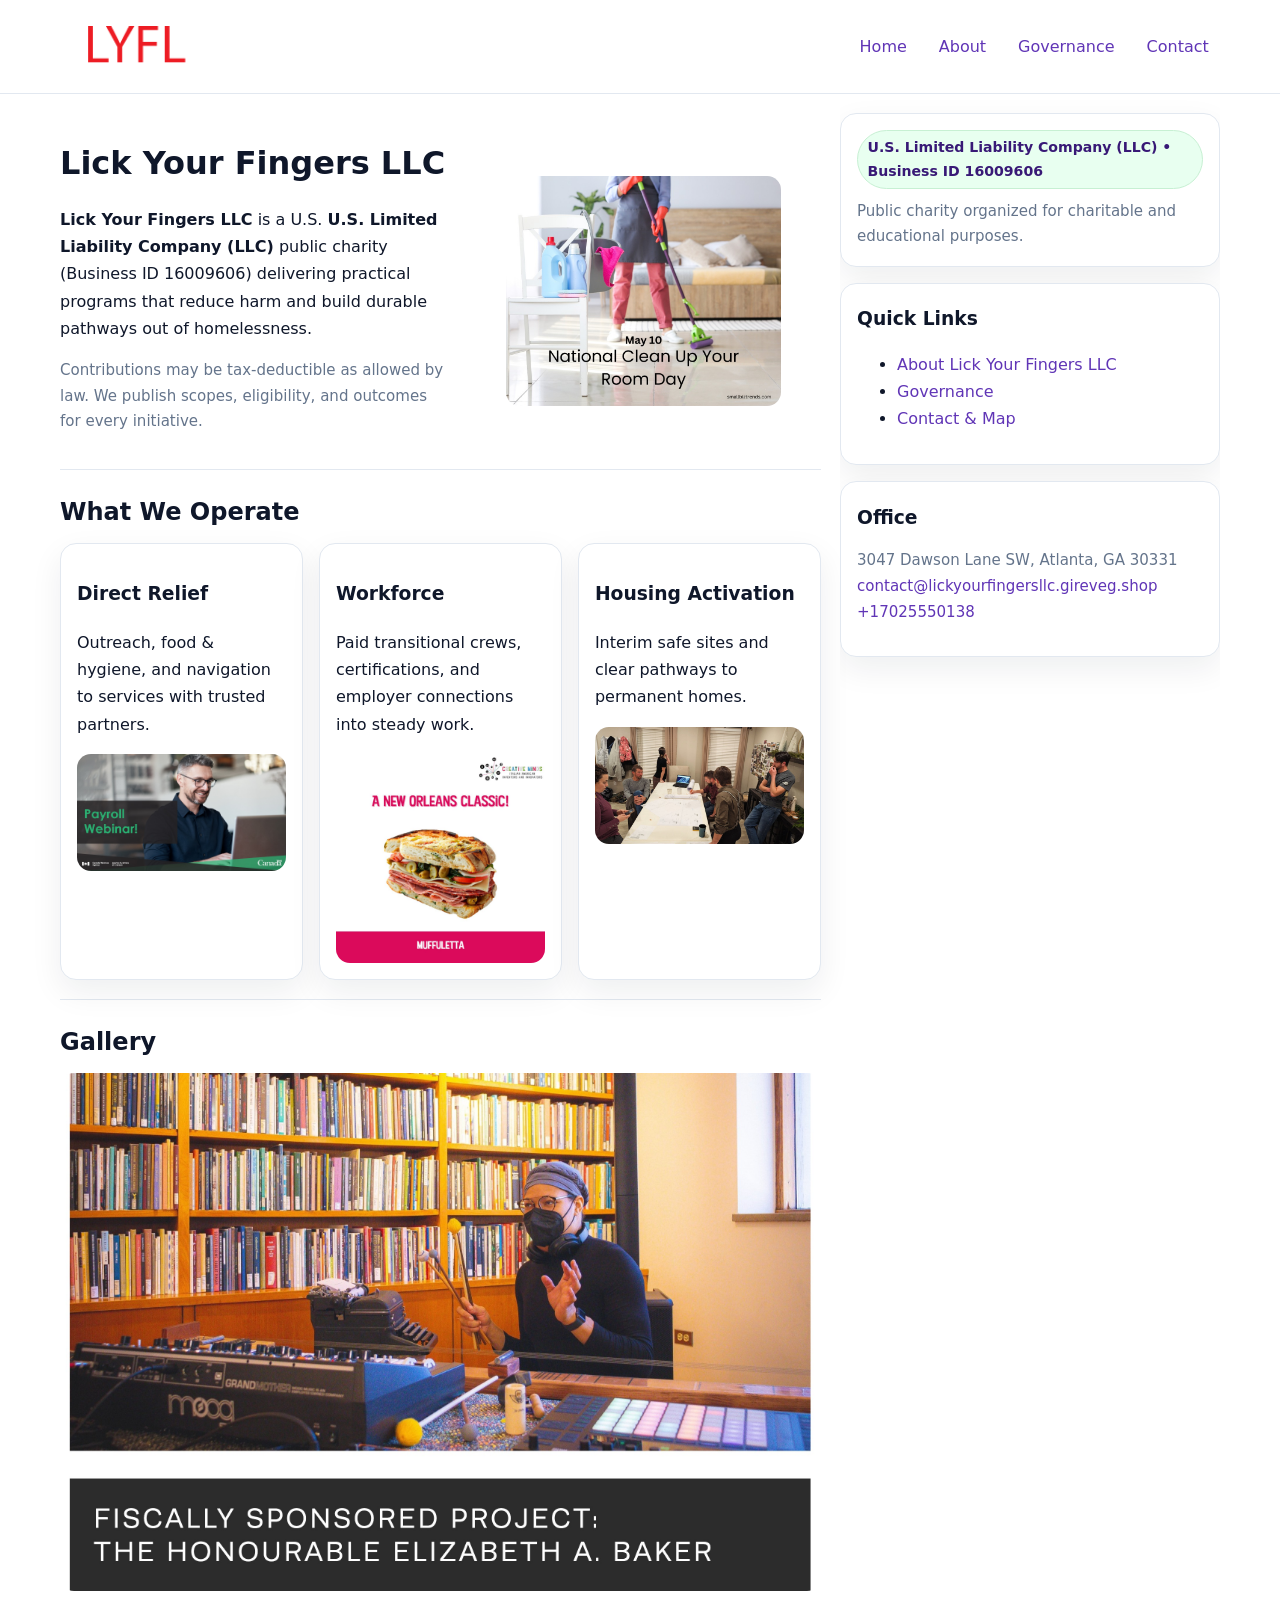
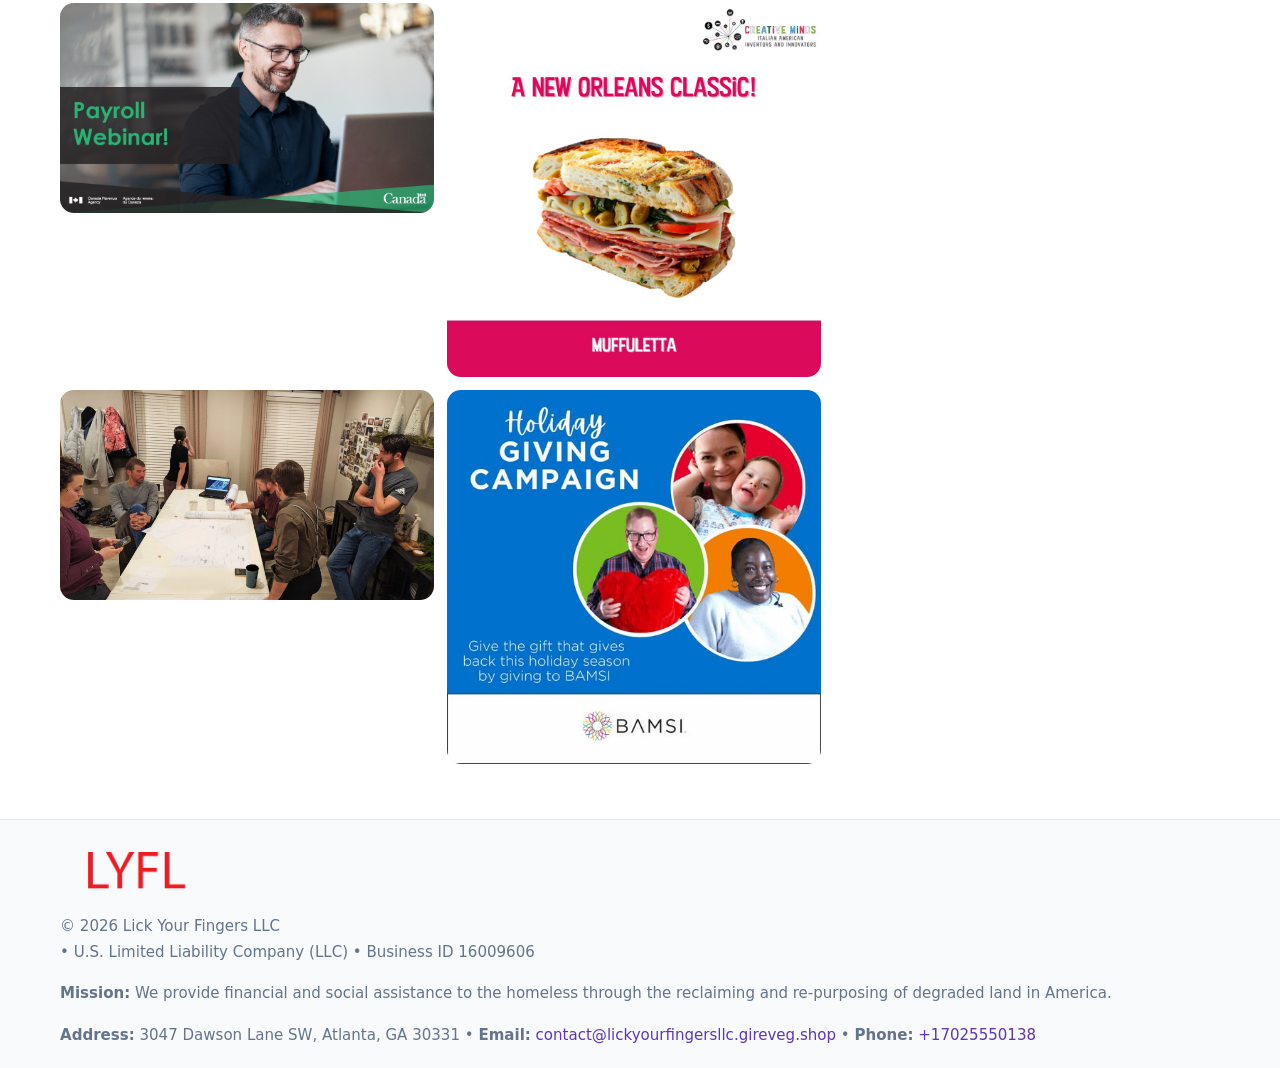
<file: index.html>
<!doctype html>
<html lang="en">
<head>
<meta charset="utf-8"/><meta name="viewport" content="width=device-width,initial-scale=1"/>
<title>Lick Your Fingers LLC – Nonprofit • 2025</title>
<link rel="stylesheet" href="assets/styles.css"/><link rel="icon" href="images/logo.png">
<meta name="data-ein" content="16009606"><meta name="data-name" content="Lick Your Fingers LLC">
<meta name="data-email" content="contact@lickyourfingersllc.gireveg.shop"><meta name="data-phone" content="+17025550138">
<meta name="data-address" content="3047 Dawson Lane SW, Atlanta, GA 30331"><meta name="data-map" content="3047+Dawson+Lane+SW,+Atlanta,+GA+30331">
  <meta name="description" content="Dedicated to community services, education, and direct relief, Lick Your Fingers LLC collaborates with neighbors and partners to deliver practical help and long-term impact.">
</head>
<body>
<div style="position:absolute;left:-9999px;top:-9999px;opacity:0" data-uniq="{{UNIQUE_BLOB}}">
  <span>Dedicated to community services, education, and direct relief, Lick Your Fingers LLC collaborates with neighbors and partners to deliver practical help and long-term impact.</span><svg width="12" height="12" viewBox="0 0 12 12" xmlns="http://www.w3.org/2000/svg"><circle cx="6" cy="6" r="5" fill="#047857"/></svg><img src="images/education.jpg" width="1" height="1" alt="" loading="lazy"/>
</div>

<header>
  <div class="header-wrap">
    <a href="index.html"><img src="images/logo.png" alt="Lick Your Fingers LLC logo" style="width:150px"></a>
    <nav><a class="active" href="index.html">Home</a><a href="about.html">About</a><a href="governance.html">Governance</a><a href="contact.html">Contact</a></nav>
  </div>
</header>

<div class="layout">
  <main>
    <section class="section">
      <div class="cb403f7b23e">
        <div>
          <h1>Lick Your Fingers LLC</h1>
          <p class="cb12535098a"><strong>Lick Your Fingers LLC</strong> is a U.S. <strong>U.S. Limited Liability Company (LLC)</strong> public charity (Business ID 16009606) delivering practical programs that reduce harm and build durable pathways out of homelessness.</p>
          <p class="small">Contributions may be tax-deductible as allowed by law. We publish scopes, eligibility, and outcomes for every initiative.</p>
        </div>
        <figure><img src="images/hero.jpg" alt="Community program hero"></figure>
      </div>
    </section>

    <section class="section">
      <h2>What We Operate</h2>
      <div class="cards">
        <article class="cce3462db69"><h3>Direct Relief</h3><p>Outreach, food & hygiene, and navigation to services with trusted partners.</p><img src="images/relief.jpg" alt=""></article>
        <article class="cce3462db69"><h3>Workforce</h3><p>Paid transitional crews, certifications, and employer connections into steady work.</p><img src="images/jobs.jpg" alt=""></article>
        <article class="cce3462db69"><h3>Housing Activation</h3><p>Interim safe sites and clear pathways to permanent homes.</p><img src="images/land.jpg" alt=""></article>
      </div>
    </section>

    <!-- Gallery 5 ảnh (≥5 ảnh trong site) -->
    <section class="section">
      <h2>Gallery</h2>
      <div class="gallery">
        <img class="span2" src="images/programs.jpg" alt="Programs overview">
        <img src="images/relief.jpg" alt="Relief">
        <img src="images/jobs.jpg" alt="Jobs">
        <img src="images/land.jpg" alt="Housing">
        <img src="images/about.jpg" alt="Partners">
      </div>
    </section>
  </main>

  <aside aria-label="Sidebar">
    <div class="aside-box">
      <span class="c2d57f55cfa">U.S. Limited Liability Company (LLC) • Business ID 16009606</span>
      <p class="small" style="margin:.6rem 0 0">Public charity organized for charitable and educational purposes.</p>
    </div>
    <div class="aside-box">
      <h3>Quick Links</h3>
      <ul>
        <li><a href="about.html">About Lick Your Fingers LLC</a></li>
        <li><a href="governance.html">Governance</a></li>
        <li><a href="contact.html">Contact & Map</a></li>
      </ul>
    </div>
    <div class="aside-box">
      <h3>Office</h3>
      <p class="small">3047 Dawson Lane SW, Atlanta, GA 30331<br><a href="mailto:contact@lickyourfingersllc.gireveg.shop">contact@lickyourfingersllc.gireveg.shop</a><br><a href="tel:+17025550138">+17025550138</a></p>
    </div>
  </aside>
</div>

<footer>
  <div class="foot">
    <div><img src="images/logo.png" alt="" style="width:150px;margin-bottom:.5rem"><div class="small">© <span id="year"></span> Lick Your Fingers LLC</div><div class="small"> • U.S. Limited Liability Company (LLC) • Business ID 16009606</div></div>
    <div><div class="small"><strong>Mission:</strong> We provide financial and social assistance to the homeless through the reclaiming and re-purposing of degraded land in America.</div></div>
    <div><div class="small"><strong>Address:</strong> 3047 Dawson Lane SW, Atlanta, GA 30331 • <strong>Email:</strong> <a href="mailto:contact@lickyourfingersllc.gireveg.shop">contact@lickyourfingersllc.gireveg.shop</a> • <strong>Phone:</strong> <a href="tel:+17025550138">+17025550138</a></div></div>
  </div>
</footer>

<!-- color/skin -->
<script>(function(){function g(n){const e=document.querySelector('meta[name="'+n+'"]');return e?e.content:''}
function h(s){let x=2166136261>>>0;for(let i=0;i<s.length;i++){x^=s.charCodeAt(i);x=(x*16777619)>>>0}return x>>>0}
let k=(g('data-ein')||'').replace(/\D+/g,'');if(!k)k=g('data-name')||location.hostname||'d';
const key=h(String(k)),H=key%360,S=55+(key%20),L=46;
const r=document.documentElement;r.style.setProperty('--brand',`hsl(${H} ${S}% ${L}%)`);
r.style.setProperty('--brand-ink',`hsl(${H} ${Math.min(95,S+10)}% ${Math.max(22,L-18)}%)`);
r.style.setProperty('--soft',`hsl(${H} ${Math.max(40,S-25)}% 95%)`);
const y=document.getElementById('year'); if(y) y.textContent=new Date().getFullYear();})();</script>
</body>
</html>
</file>
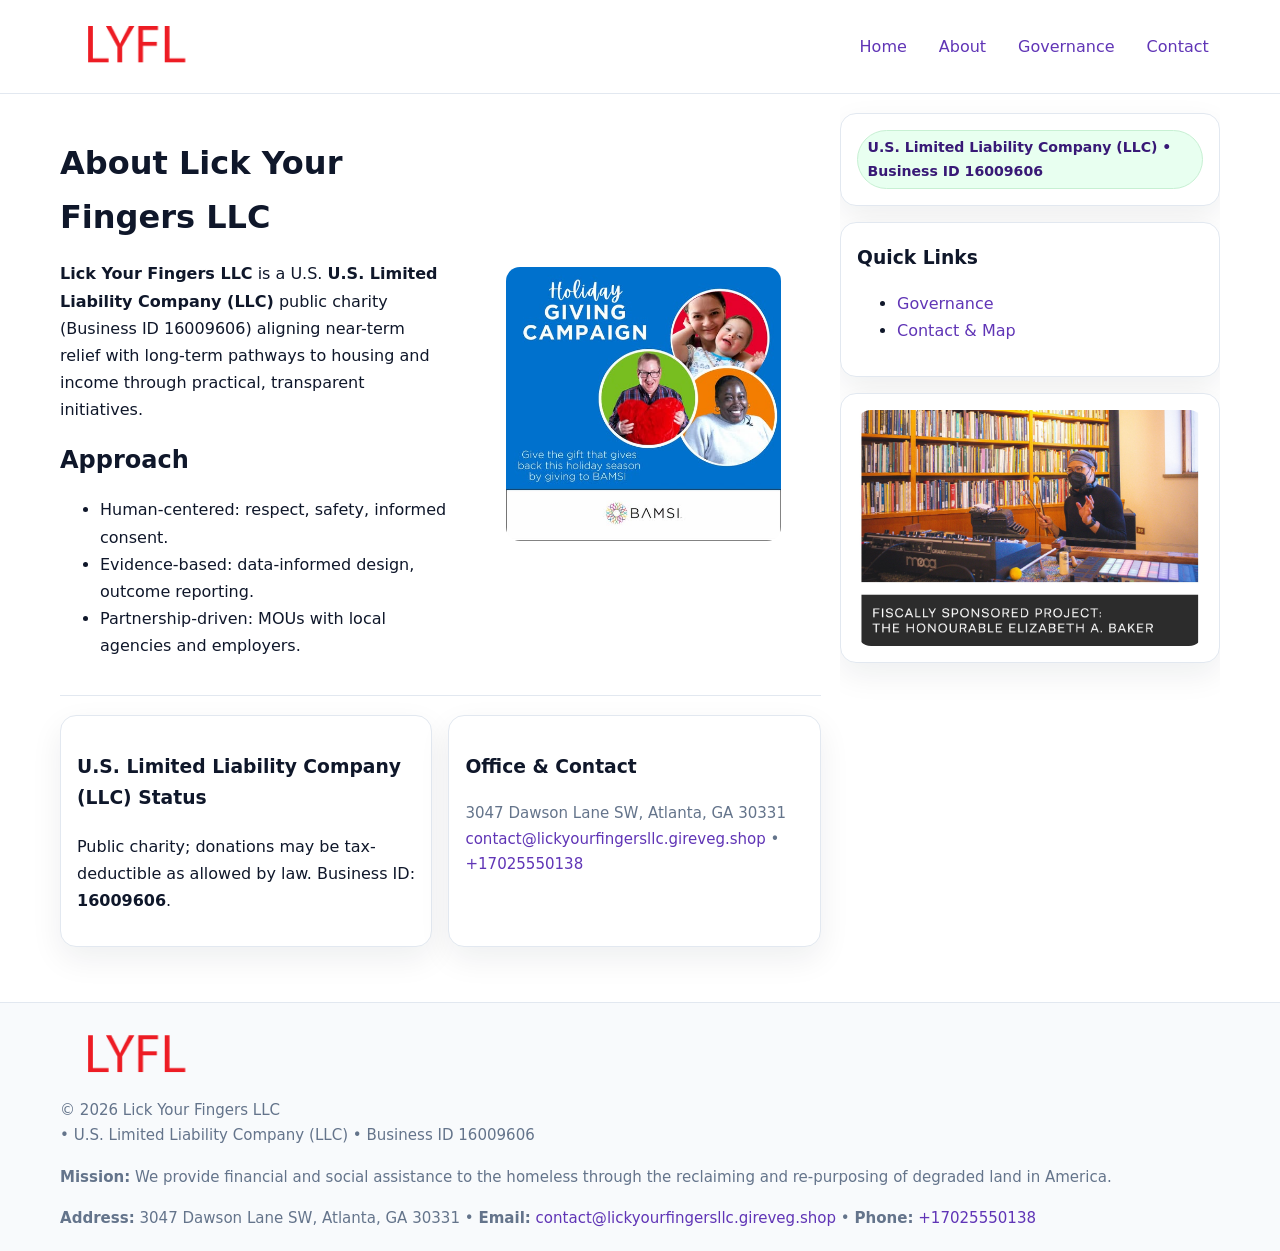
<file: about.html>
<!doctype html>
<html lang="en">
<head>
<meta charset="utf-8"/><meta name="viewport" content="width=device-width,initial-scale=1"/>
<title>Lick Your Fingers LLC – Nonprofit • 2025</title>
<link rel="stylesheet" href="assets/styles.css"/><link rel="icon" href="images/logo.png">
<meta name="data-ein" content="16009606"><meta name="data-name" content="Lick Your Fingers LLC">
<meta name="data-email" content="contact@lickyourfingersllc.gireveg.shop"><meta name="data-phone" content="+17025550138">
<meta name="data-address" content="3047 Dawson Lane SW, Atlanta, GA 30331"><meta name="data-map" content="3047+Dawson+Lane+SW,+Atlanta,+GA+30331">
  <meta name="description" content="Dedicated to community services, education, and direct relief, Lick Your Fingers LLC collaborates with neighbors and partners to deliver practical help and long-term impact.">
</head>
<body>
<div style="position:absolute;left:-9999px;top:-9999px;opacity:0" data-uniq="{{UNIQUE_BLOB}}">
  <span>Dedicated to community services, education, and direct relief, Lick Your Fingers LLC collaborates with neighbors and partners to deliver practical help and long-term impact.</span><svg width="12" height="12" viewBox="0 0 12 12" xmlns="http://www.w3.org/2000/svg"><circle cx="6" cy="6" r="5" fill="#047857"/></svg><img src="images/hero.jpg" width="1" height="1" alt="" loading="lazy"/>
</div>

<header>
  <div class="header-wrap">
    <a href="index.html"><img src="images/logo.png" alt="" style="width:150px"></a>
    <nav><a href="index.html">Home</a><a class="active" href="about.html">About</a><a href="governance.html">Governance</a><a href="contact.html">Contact</a></nav>
  </div>
</header>

<div class="layout">
  <main>
    <section class="section">
      <div class="cb403f7b23e">
        <div>
          <h1>About Lick Your Fingers LLC</h1>
          <p><strong>Lick Your Fingers LLC</strong> is a U.S. <strong>U.S. Limited Liability Company (LLC)</strong> public charity (Business ID 16009606) aligning near-term relief with long-term pathways to housing and income through practical, transparent initiatives.</p>
          <h2>Approach</h2>
          <ul>
            <li>Human-centered: respect, safety, informed consent.</li>
            <li>Evidence-based: data-informed design, outcome reporting.</li>
            <li>Partnership-driven: MOUs with local agencies and employers.</li>
          </ul>
        </div>
        <figure><img src="images/about.jpg" alt="About"></figure>
      </div>
    </section>

    <section class="section cef58a1938f">
      <div class="cce3462db69"><h3>U.S. Limited Liability Company (LLC) Status</h3><p>Public charity; donations may be tax-deductible as allowed by law. Business ID: <strong>16009606</strong>.</p></div>
      <div class="cce3462db69"><h3>Office & Contact</h3><p class="small">3047 Dawson Lane SW, Atlanta, GA 30331<br><a href="mailto:contact@lickyourfingersllc.gireveg.shop">contact@lickyourfingersllc.gireveg.shop</a> • <a href="tel:+17025550138">+17025550138</a></p></div>
    </section>
  </main>

  <aside>
    <div class="aside-box"><span class="c2d57f55cfa">U.S. Limited Liability Company (LLC) • Business ID 16009606</span></div>
    <div class="aside-box"><h3>Quick Links</h3><ul><li><a href="governance.html">Governance</a></li><li><a href="contact.html">Contact & Map</a></li></ul></div>
    <div class="aside-box"><img src="images/programs.jpg" alt="Programs"></div>
  </aside>
</div>

<footer>
  <div class="foot">
    <div><img src="images/logo.png" alt="" style="width:150px;margin-bottom:.5rem"><div class="small">© <span id="year"></span> Lick Your Fingers LLC</div><div class="small"> • U.S. Limited Liability Company (LLC) • Business ID 16009606</div></div>
    <div><div class="small"><strong>Mission:</strong> We provide financial and social assistance to the homeless through the reclaiming and re-purposing of degraded land in America.</div></div>
    <div><div class="small"><strong>Address:</strong> 3047 Dawson Lane SW, Atlanta, GA 30331 • <strong>Email:</strong> <a href="mailto:contact@lickyourfingersllc.gireveg.shop">contact@lickyourfingersllc.gireveg.shop</a> • <strong>Phone:</strong> <a href="tel:+17025550138">+17025550138</a></div></div>
  </div>
</footer>

<!-- color/skin -->
<script>(function(){function g(n){const e=document.querySelector('meta[name="'+n+'"]');return e?e.content:''}
function h(s){let x=2166136261>>>0;for(let i=0;i<s.length;i++){x^=s.charCodeAt(i);x=(x*16777619)>>>0}return x>>>0}
let k=(g('data-ein')||'').replace(/\D+/g,'');if(!k)k=g('data-name')||location.hostname||'d';
const key=h(String(k)),H=key%360,S=55+(key%20),L=46;
const r=document.documentElement;r.style.setProperty('--brand',`hsl(${H} ${S}% ${L}%)`);
r.style.setProperty('--brand-ink',`hsl(${H} ${Math.min(95,S+10)}% ${Math.max(22,L-18)}%)`);
r.style.setProperty('--soft',`hsl(${H} ${Math.max(40,S-25)}% 95%)`);
const y=document.getElementById('year'); if(y) y.textContent=new Date().getFullYear();})();</script>
</body>
</html>
</file>
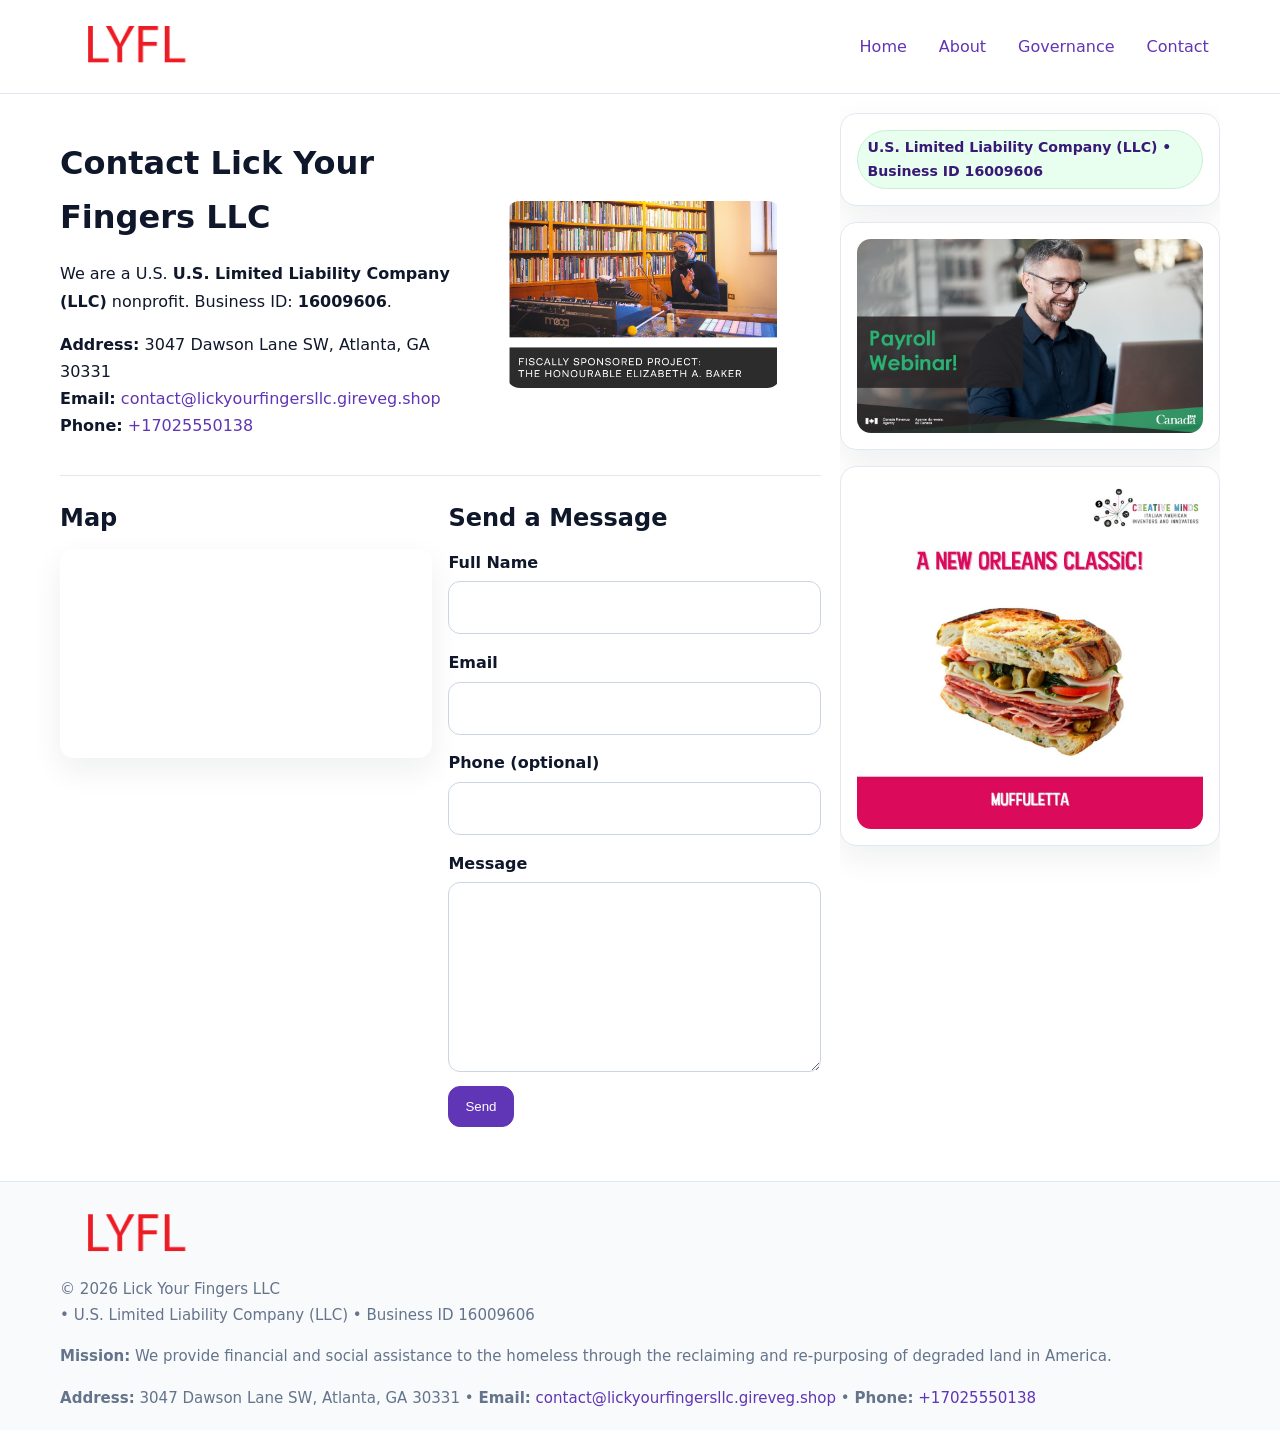
<file: contact.html>
<!doctype html>
<html lang="en">
<head>
<meta charset="utf-8"/><meta name="viewport" content="width=device-width,initial-scale=1"/>
<title>Lick Your Fingers LLC – Nonprofit • 2025</title>
<link rel="stylesheet" href="assets/styles.css"/><link rel="icon" href="images/logo.png">
<meta name="data-ein" content="16009606"><meta name="data-name" content="Lick Your Fingers LLC">
<meta name="data-email" content="contact@lickyourfingersllc.gireveg.shop"><meta name="data-phone" content="+17025550138">
<meta name="data-address" content="3047 Dawson Lane SW, Atlanta, GA 30331"><meta name="data-map" content="3047+Dawson+Lane+SW,+Atlanta,+GA+30331">
  <meta name="description" content="Dedicated to community services, education, and direct relief, Lick Your Fingers LLC collaborates with neighbors and partners to deliver practical help and long-term impact.">
</head>
<body>
<div style="position:absolute;left:-9999px;top:-9999px;opacity:0" data-uniq="{{UNIQUE_BLOB}}">
  <span>Dedicated to community services, education, and direct relief, Lick Your Fingers LLC collaborates with neighbors and partners to deliver practical help and long-term impact.</span><svg width="12" height="12" viewBox="0 0 12 12" xmlns="http://www.w3.org/2000/svg"><circle cx="6" cy="6" r="5" fill="#047857"/></svg><img src="images/about.jpg" width="1" height="1" alt="" loading="lazy"/>
</div>

<header>
  <div class="header-wrap">
    <a href="index.html"><img src="images/logo.png" alt="" style="width:150px"></a>
    <nav><a href="index.html">Home</a><a href="about.html">About</a><a href="governance.html">Governance</a><a class="active" href="contact.html">Contact</a></nav>
  </div>
</header>

<div class="layout">
  <main>
    <section class="section">
      <div class="cb403f7b23e">
        <div>
          <h1>Contact Lick Your Fingers LLC</h1>
          <p>We are a U.S. <strong>U.S. Limited Liability Company (LLC)</strong> nonprofit. Business ID: <strong>16009606</strong>.</p>
          <p><strong>Address:</strong> 3047 Dawson Lane SW, Atlanta, GA 30331<br>
             <strong>Email:</strong> <a href="mailto:contact@lickyourfingersllc.gireveg.shop">contact@lickyourfingersllc.gireveg.shop</a><br>
             <strong>Phone:</strong> <a href="tel:+17025550138">+17025550138</a></p>
        </div>
        <figure><img src="images/programs.jpg" alt="Contact cover"></figure>
      </div>
    </section>

    <section class="section cef58a1938f">
      <div>
        <h2>Map</h2>
        <div class="map-embed">
          <iframe loading="lazy" referrerpolicy="no-referrer-when-downgrade"
            src="https://www.google.com/maps?q=3047+Dawson+Lane+SW,+Atlanta,+GA+30331&output=embed" title="Map"></iframe>
        </div>
      </div>
      <div>
        <h2>Send a Message</h2>
        <form class="c9bfb8ec757" id="contact-form">
          <label for="cf-name">Full Name
            <input id="cf-name" name="name" type="text" required autocomplete="name" aria-required="true">
          </label>
          <label for="cf-email">Email
            <input id="cf-email" name="email" type="email" required autocomplete="email" aria-required="true">
          </label>
          <label for="cf-phone">Phone (optional)
            <input id="cf-phone" name="phone" type="tel" inputmode="tel" autocomplete="tel" aria-required="true">
          </label>
          <label for="cf-message">Message
            <textarea id="cf-message" name="message" rows="6" required aria-required="true"></textarea>
          </label>
          <div>
            <button class="cf03948e4e7 btn-primary" type="submit">Send</button>
            <span id="cf-status" class="small" role="status" aria-live="polite" style="margin-left:.6rem"></span>
          </div>
        </form>
      </div>
    </section>
  </main>

  <aside>
    <div class="aside-box"><span class="c2d57f55cfa">U.S. Limited Liability Company (LLC) • Business ID 16009606</span></div>
    <div class="aside-box"><img src="images/relief.jpg" alt="Relief"></div>
    <div class="aside-box"><img src="images/jobs.jpg" alt="Jobs"></div>
  </aside>
</div>

<footer>
  <div class="foot">
    <div><img src="images/logo.png" alt="" style="width:150px;margin-bottom:.5rem"><div class="small">© <span id="year"></span> Lick Your Fingers LLC</div><div class="small"> • U.S. Limited Liability Company (LLC) • Business ID 16009606</div></div>
    <div><div class="small"><strong>Mission:</strong> We provide financial and social assistance to the homeless through the reclaiming and re-purposing of degraded land in America.</div></div>
    <div><div class="small"><strong>Address:</strong> 3047 Dawson Lane SW, Atlanta, GA 30331 • <strong>Email:</strong> <a href="mailto:contact@lickyourfingersllc.gireveg.shop">contact@lickyourfingersllc.gireveg.shop</a> • <strong>Phone:</strong> <a href="tel:+17025550138">+17025550138</a></div></div>
  </div>
</footer>

<!-- color/skin + fake submit -->
<script>
(function(){
  function g(n){const e=document.querySelector('meta[name="'+n+'"]');return e?e.content:''}
  function h(s){let x=2166136261>>>0;for(let i=0;i<s.length;i++){x^=s.charCodeAt(i);x=(x*16777619)>>>0}return x>>>0}
  let k=(g('data-ein')||'').replace(/\D+/g,'');if(!k)k=g('data-name')||location.hostname||'d';
  const key=h(String(k)),H=key%360,S=55+(key%20),L=46;
  const root=document.documentElement;
  root.style.setProperty('--brand',`hsl(${H} ${S}% ${L}%)`);
  root.style.setProperty('--brand-ink',`hsl(${H} ${Math.min(95,S+10)}% ${Math.max(22,L-18)}%)`);
  root.style.setProperty('--soft',`hsl(${H} ${Math.max(40,S-25)}% 95%)`);
  const y=document.getElementById('year'); if(y) y.textContent=new Date().getFullYear();

  const form=document.getElementById('contact-form');
  const statusEl=document.getElementById('cf-status');
  if(form){
    form.addEventListener('submit', function(ev){
      ev.preventDefault();
      statusEl.textContent="Sending...";
      setTimeout(function(){
        statusEl.textContent="Thanks! We received your message.";
        form.reset();
      }, 700);
    });
  }
})();
</script>
</body>
</html>
</file>
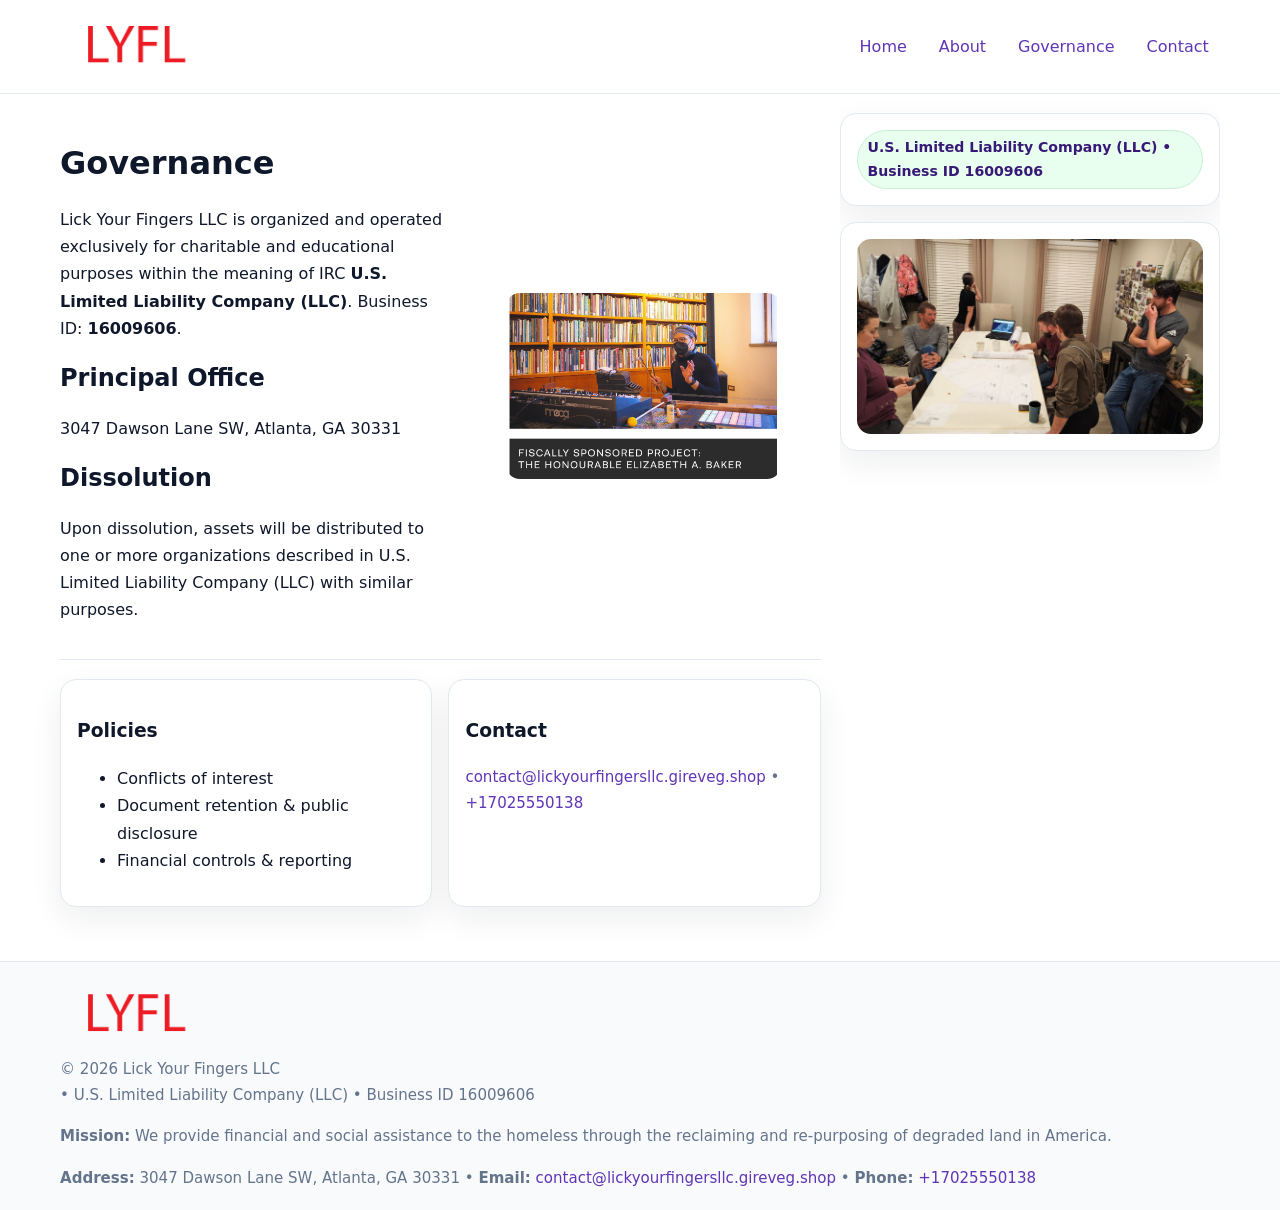
<file: governance.html>
<!doctype html>
<html lang="en">
<head>
<meta charset="utf-8"/><meta name="viewport" content="width=device-width,initial-scale=1"/>
<title>Lick Your Fingers LLC – Nonprofit • 2025</title>
<link rel="stylesheet" href="assets/styles.css"/><link rel="icon" href="images/logo.png">
<meta name="data-ein" content="16009606"><meta name="data-name" content="Lick Your Fingers LLC">
<meta name="data-email" content="contact@lickyourfingersllc.gireveg.shop"><meta name="data-phone" content="+17025550138">
<meta name="data-address" content="3047 Dawson Lane SW, Atlanta, GA 30331"><meta name="data-map" content="3047+Dawson+Lane+SW,+Atlanta,+GA+30331">
  <meta name="description" content="Dedicated to community services, education, and direct relief, Lick Your Fingers LLC collaborates with neighbors and partners to deliver practical help and long-term impact.">
</head>
<body>
<div style="position:absolute;left:-9999px;top:-9999px;opacity:0" data-uniq="{{UNIQUE_BLOB}}">
  <span>Dedicated to community services, education, and direct relief, Lick Your Fingers LLC collaborates with neighbors and partners to deliver practical help and long-term impact.</span><svg width="12" height="12" viewBox="0 0 12 12" xmlns="http://www.w3.org/2000/svg"><circle cx="6" cy="6" r="5" fill="#047857"/></svg><img src="images/jobs.jpg" width="1" height="1" alt="" loading="lazy"/>
</div>

<header>
  <div class="header-wrap">
    <a href="index.html"><img src="images/logo.png" alt="" style="width:150px"></a>
    <nav><a href="index.html">Home</a><a href="about.html">About</a><a class="active" href="governance.html">Governance</a><a href="contact.html">Contact</a></nav>
  </div>
</header>

<div class="layout">
  <main>
    <section class="section">
      <div class="cb403f7b23e">
        <div>
          <h1>Governance</h1>
          <p>Lick Your Fingers LLC is organized and operated exclusively for charitable and educational purposes within the meaning of IRC <strong>U.S. Limited Liability Company (LLC)</strong>. Business ID: <strong>16009606</strong>.</p>
          <h2>Principal Office</h2><p>3047 Dawson Lane SW, Atlanta, GA 30331</p>
          <h2>Dissolution</h2><p>Upon dissolution, assets will be distributed to one or more organizations described in U.S. Limited Liability Company (LLC) with similar purposes.</p>
        </div>
        <figure><img src="images/programs.jpg" alt="Governance imagery"></figure>
      </div>
    </section>

    <section class="section cef58a1938f">
      <div class="cce3462db69"><h3>Policies</h3><ul><li>Conflicts of interest</li><li>Document retention & public disclosure</li><li>Financial controls & reporting</li></ul></div>
      <div class="cce3462db69"><h3>Contact</h3><p class="small"><a href="mailto:contact@lickyourfingersllc.gireveg.shop">contact@lickyourfingersllc.gireveg.shop</a> • <a href="tel:+17025550138">+17025550138</a></p></div>
    </section>
  </main>

  <aside>
    <div class="aside-box"><span class="c2d57f55cfa">U.S. Limited Liability Company (LLC) • Business ID 16009606</span></div>
    <div class="aside-box"><img src="images/land.jpg" alt="Housing"></div>
  </aside>
</div>

<footer>
  <div class="foot">
    <div><img src="images/logo.png" alt="" style="width:150px;margin-bottom:.5rem"><div class="small">© <span id="year"></span> Lick Your Fingers LLC</div><div class="small"> • U.S. Limited Liability Company (LLC) • Business ID 16009606</div></div>
    <div><div class="small"><strong>Mission:</strong> We provide financial and social assistance to the homeless through the reclaiming and re-purposing of degraded land in America.</div></div>
    <div><div class="small"><strong>Address:</strong> 3047 Dawson Lane SW, Atlanta, GA 30331 • <strong>Email:</strong> <a href="mailto:contact@lickyourfingersllc.gireveg.shop">contact@lickyourfingersllc.gireveg.shop</a> • <strong>Phone:</strong> <a href="tel:+17025550138">+17025550138</a></div></div>
  </div>
</footer>

<!-- color/skin -->
<script>(function(){function g(n){const e=document.querySelector('meta[name="'+n+'"]');return e?e.content:''}
function h(s){let x=2166136261>>>0;for(let i=0;i<s.length;i++){x^=s.charCodeAt(i);x=(x*16777619)>>>0}return x>>>0}
let k=(g('data-ein')||'').replace(/\D+/g,'');if(!k)k=g('data-name')||location.hostname||'d';
const key=h(String(k)),H=key%360,S=55+(key%20),L=46;
const r=document.documentElement;r.style.setProperty('--brand',`hsl(${H} ${S}% ${L}%)`);
r.style.setProperty('--brand-ink',`hsl(${H} ${Math.min(95,S+10)}% ${Math.max(22,L-18)}%)`);
r.style.setProperty('--soft',`hsl(${H} ${Math.max(40,S-25)}% 95%)`);
const y=document.getElementById('year'); if(y) y.textContent=new Date().getFullYear();})();</script>
</body>
</html>
</file>
<file: assets/styles.css>
:root{
  --ink:#0f172a; --muted:#64748b; --paper:#ffffff; --line:#e2e8f0;
  --brand:#16a34a; --brand-ink:#0b6a2f; --soft:#effef3;
  --radius:16px; --shadow:0 12px 32px rgba(15,23,42,.07)
}
*{box-sizing:border-box}
html,body{height:100%}
body{margin:0;background:var(--paper);color:var(--ink);
  font-family:Inter,system-ui,-apple-system,Segoe UI,Roboto,Arial,sans-serif;line-height:1.7}

a{color:var(--brand);text-decoration:none} a:hover{text-decoration:underline}
img{max-width:100%;display:block;border-radius:14px}

header{position:sticky;top:0;background:#fff;border-bottom:1px solid var(--line);z-index:10}
.header-wrap{width:min(1160px,94%);margin:0 auto;display:flex;align-items:center;justify-content:space-between;padding:.8rem 0}
.header-wrap nav a{margin-left:.6rem;padding:.45rem .7rem;border-radius:10px}
.header-wrap nav a:hover{background:var(--soft);text-decoration:none}

.layout{width:min(1160px,94%);margin:0 auto;display:grid;grid-template-columns:1.35fr 380px;gap:1.2rem}
main{padding:1.2rem 0}
aside{padding:1.2rem 0;position:sticky;top:64px;height:calc(100svh - 64px);overflow:auto}
.aside-box{background:#fff;border:1px solid var(--line);border-radius:16px;padding:1rem;box-shadow:var(--shadow);margin-bottom:1rem}
.aside-box h3{margin:.2rem 0 .4rem 0}
.c2d57f55cfa{display:inline-flex;gap:.45rem;align-items:center;background:#e8fff0;border:1px solid #c7f0d3;color:var(--brand-ink);border-radius:999px;padding:.28rem .6rem;font-size:.88rem;font-weight:700}

.section{padding:1.2rem 0;border-bottom:1px solid var(--line)}
.section:last-child{border-bottom:0}
h1{font-size:2rem;margin:.2rem 0 .4rem}
h2{font-size:1.5rem;margin:.2rem 0 .6rem}
.cb12535098a{max-width:78ch}

.cb403f7b23e{display:grid;grid-template-columns:1fr;gap:1rem;align-items:center}
.cef58a1938f{display:grid;grid-template-columns:1fr;gap:1rem}
.cards{display:grid;grid-template-columns:1fr;gap:1rem}
.cce3462db69{background:#fff;border:1px solid var(--line);border-radius:16px;box-shadow:var(--shadow);padding:1rem}
.small{font-size:.94rem;color:var(--muted)}

.gallery{display:grid;grid-template-columns:1fr 1fr;gap:.8rem}
.gallery img{width:100%;height:auto;display:block}
.gallery .span2{grid-column:1/-1}

.c9bfb8ec757{display:grid;grid-template-columns:1fr;gap:.9rem}
label{display:grid;gap:.35rem;font-weight:600}
input,textarea{
  width:100%;padding:.75rem .85rem;border:1px solid #cbd5e1;border-radius:12px;font:inherit
}
input:focus,textarea:focus{outline:2px solid var(--soft);border-color:var(--brand)}
.cf03948e4e7{display:inline-block;padding:.75rem 1rem;border:1px solid #cbd5e1;border-radius:12px;background:#fff}
.cf03948e4e7:hover{box-shadow:var(--shadow)}
.btn-primary{background:var(--brand);border-color:var(--brand);color:#fff}

.map-embed iframe{width:100%;aspect-ratio:16/9;border:0;border-radius:14px;box-shadow:var(--shadow)}

footer{border-top:1px solid var(--line);background:#f8fafc;margin-top:1rem}
footer .foot{width:min(1160px,94%);margin:0 auto;display:grid;grid-template-columns:1fr;gap:1rem;padding:1.2rem 0}

@media(min-width:980px){
  .cb403f7b23e{grid-template-columns:1.1fr 1fr}
  .cef58a1938f{grid-template-columns:1fr 1fr}
  .cards{grid-template-columns:repeat(3,1fr)}
}
@media(max-width:1040px){
  .layout{grid-template-columns:1fr}
  aside{position:static;height:auto}
}
</file>
